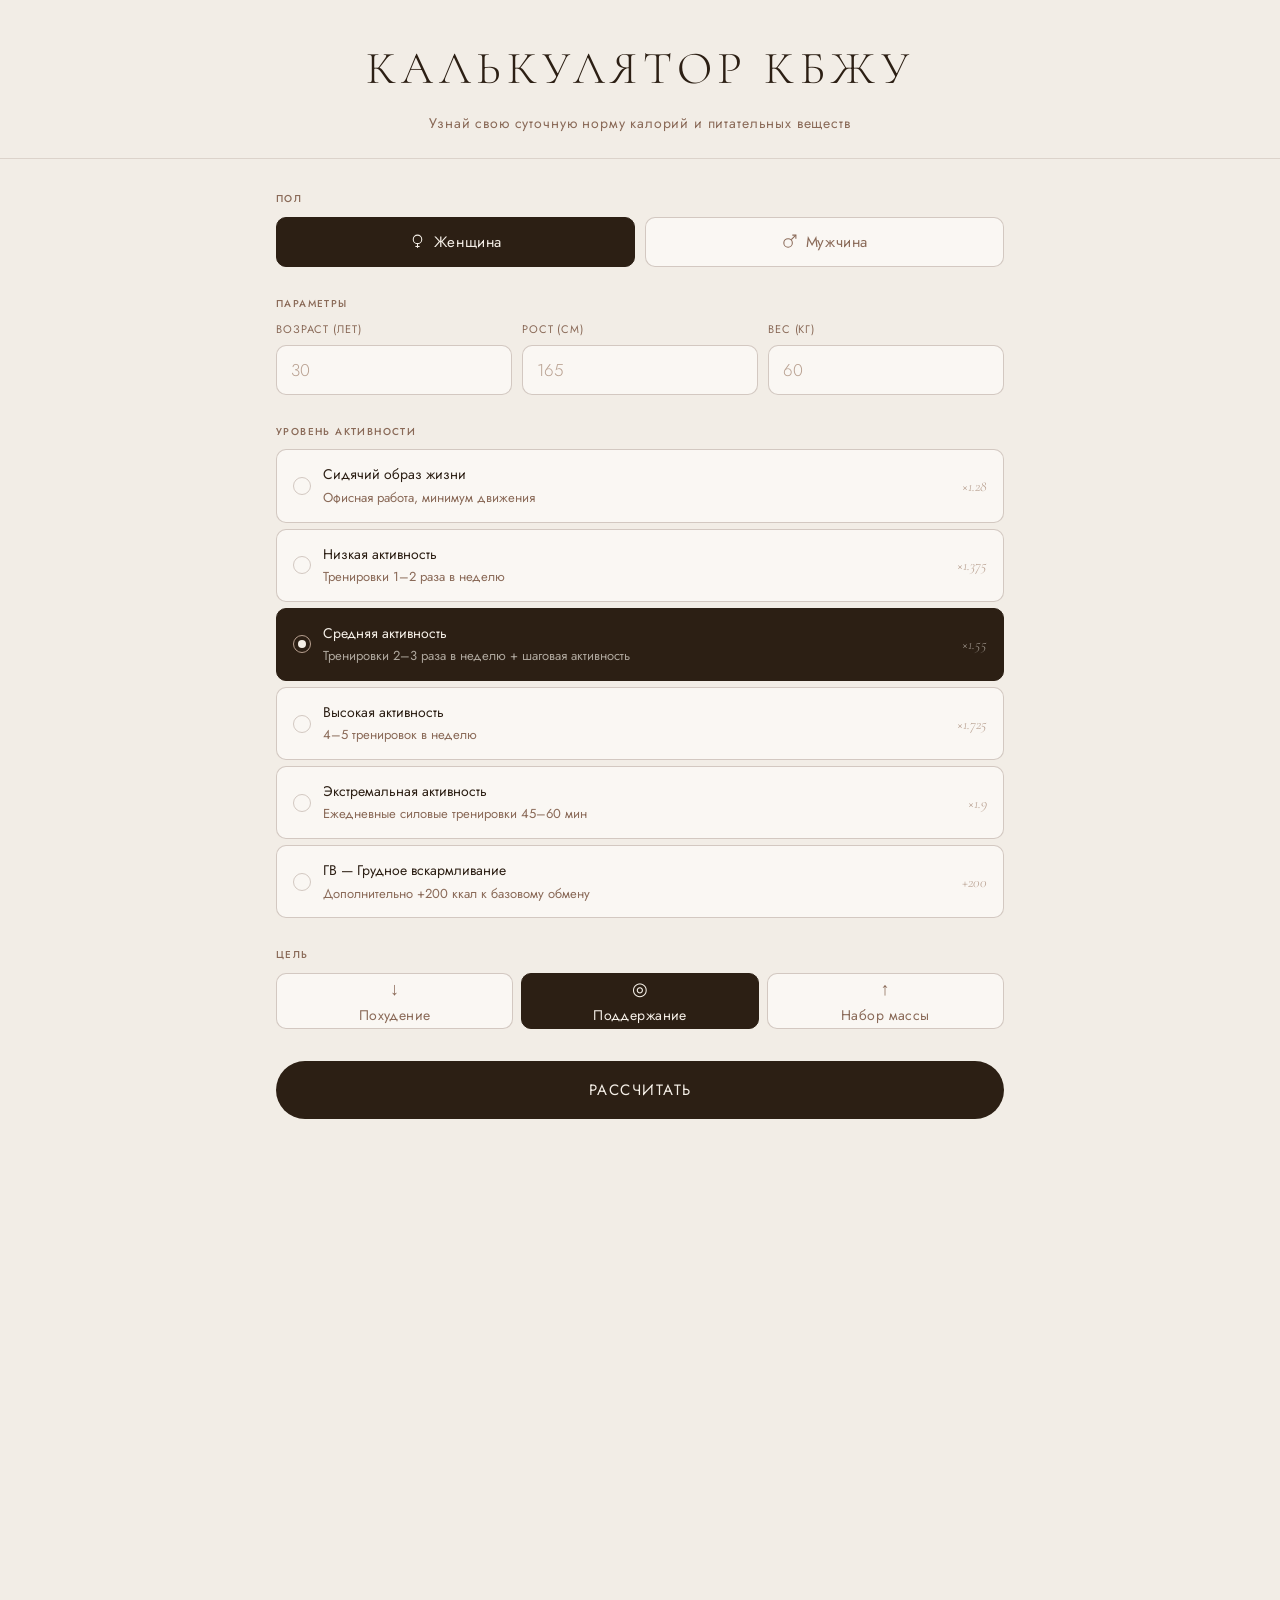
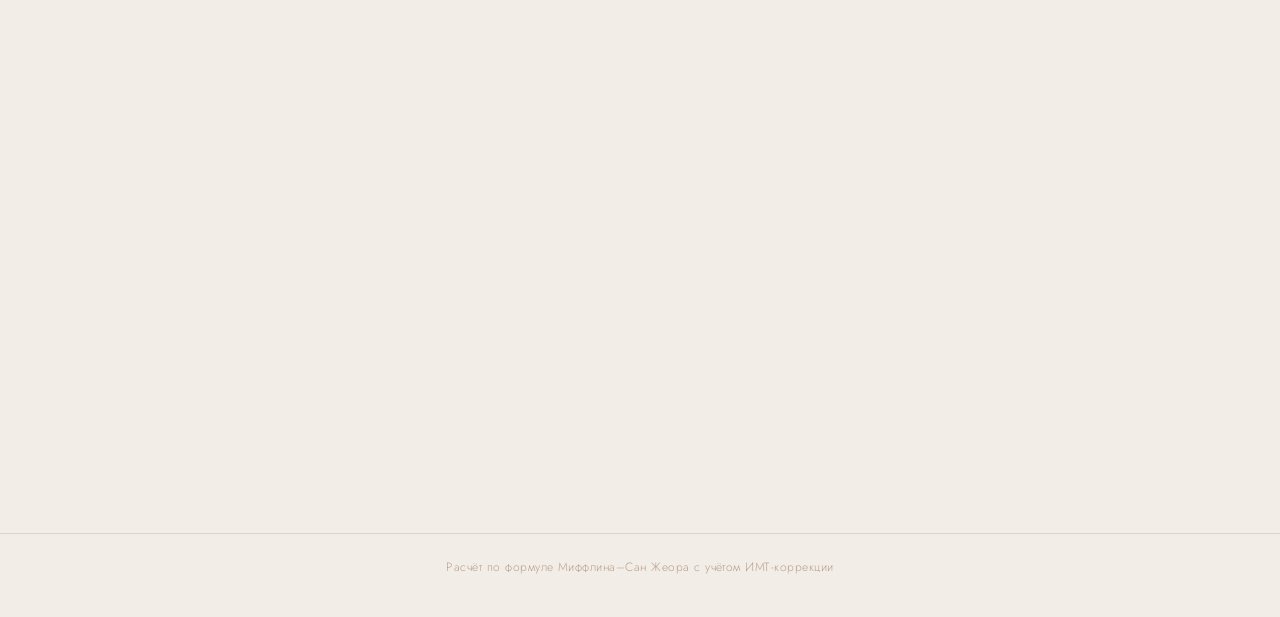
<file: index.html>
<!DOCTYPE html>
<html lang="ru">
<head>
<meta charset="UTF-8">
<meta name="viewport" content="width=device-width, initial-scale=1.0">
<title>Калькулятор КБЖУ</title>
<link rel="preconnect" href="https://fonts.googleapis.com">
<link rel="preconnect" href="https://fonts.gstatic.com" crossorigin>
<link href="https://fonts.googleapis.com/css2?family=Cormorant+Garamond:ital,wght@0,300;0,400;0,500;1,300;1,400&family=Jost:wght@300;400;500&display=swap" rel="stylesheet">
<style>
  *, *::before, *::after { box-sizing: border-box; margin: 0; padding: 0; }

  :root {
    --bg:        #F2EDE6;
    --bg2:       #EDE6DC;
    --card:      #FAF7F3;
    --card2:     #F5EFE7;
    --dark:      #2C1F14;
    --brown:     #5C3D2E;
    --mid:       #8A6A58;
    --light:     #B8A090;
    --border:    rgba(92,61,46,.15);
    --border2:   rgba(92,61,46,.25);
    --radius:    18px;
    --radius-sm: 10px;
  }

  html { scroll-behavior: smooth; }

  body {
    font-family: 'Jost', sans-serif;
    background: var(--bg);
    color: var(--dark);
    min-height: 100vh;
    font-weight: 300;
    line-height: 1.6;
  }

  /* ── HEADER ─────────────────────────────── */
  .site-header {
    padding: 2rem 1.5rem 1.5rem;
    text-align: center;
    border-bottom: 1px solid var(--border);
    background: var(--bg);
  }
  .site-header .logo {
    font-family: 'Cormorant Garamond', serif;
    font-size: clamp(26px, 7vw, 46px);
    font-weight: 300;
    letter-spacing: .12em;
    color: var(--dark);
    text-transform: uppercase;
  }
  .site-header .tagline {
    font-size: clamp(12px, 3vw, 14px);
    letter-spacing: .06em;
    color: var(--mid);
    margin-top: .4rem;
    font-weight: 400;
  }

  /* ── LAYOUT ──────────────────────────────── */
  .page {
    max-width: 760px;
    margin: 0 auto;
    padding: 2rem 1rem 4rem;
  }

  .section-label {
    font-size: 10px;
    font-weight: 500;
    letter-spacing: .14em;
    text-transform: uppercase;
    color: var(--mid);
    margin-bottom: .6rem;
    margin-top: 1.8rem;
  }
  .section-label:first-child { margin-top: 0; }

  /* ── GENDER TOGGLE ───────────────────────── */
  .gender-wrap { display: flex; gap: 10px; }
  .gender-btn {
    flex: 1;
    height: 50px;
    border: 1px solid var(--border2);
    border-radius: var(--radius-sm);
    background: var(--card);
    color: var(--mid);
    font-family: 'Jost', sans-serif;
    font-size: 15px;
    font-weight: 400;
    letter-spacing: .04em;
    cursor: pointer;
    transition: all .2s;
    display: flex; align-items: center; justify-content: center; gap: 8px;
  }
  .gender-btn:hover { background: var(--card2); color: var(--brown); }
  .gender-btn.active { background: var(--dark); border-color: var(--dark); color: #F5EFE7; }
  .gender-btn svg { width: 17px; height: 17px; flex-shrink: 0; }

  /* ── INPUTS ──────────────────────────────── */
  .input-grid {
    display: grid;
    grid-template-columns: repeat(3, 1fr);
    gap: 10px;
  }
  @media (max-width: 460px) {
    .input-grid { grid-template-columns: 1fr 1fr; }
    .input-grid .field:last-child { grid-column: 1 / -1; }
  }
  .field label {
    display: block;
    font-size: 11px;
    letter-spacing: .08em;
    text-transform: uppercase;
    color: var(--mid);
    margin-bottom: 6px;
    font-weight: 400;
  }
  .field input {
    width: 100%;
    height: 50px;
    padding: 0 14px;
    border: 1px solid var(--border2);
    border-radius: var(--radius-sm);
    background: var(--card);
    color: var(--dark);
    font-family: 'Jost', sans-serif;
    font-size: 17px;
    font-weight: 300;
    outline: none;
    transition: border-color .2s, background .2s;
    -moz-appearance: textfield;
  }
  .field input::-webkit-inner-spin-button,
  .field input::-webkit-outer-spin-button { -webkit-appearance: none; }
  .field input::placeholder { color: var(--light); }
  .field input:focus { border-color: var(--brown); background: var(--card2); }
  .field input.err { border-color: #c0604a; background: #fdf3f1; }

  /* ── ACTIVITY ────────────────────────────── */
  .act-list { display: flex; flex-direction: column; gap: 6px; }
  .act-item {
    display: flex; align-items: center; gap: 12px;
    padding: 13px 16px;
    border: 1px solid var(--border2);
    border-radius: var(--radius-sm);
    background: var(--card);
    cursor: pointer;
    transition: all .18s;
  }
  .act-item:hover { background: var(--card2); border-color: var(--brown); }
  .act-item.active { background: var(--dark); border-color: var(--dark); }
  .act-radio {
    width: 18px; height: 18px; border-radius: 50%;
    border: 1.5px solid var(--border2);
    flex-shrink: 0;
    transition: all .18s;
    display: flex; align-items: center; justify-content: center;
  }
  .act-item.active .act-radio { border-color: var(--light); }
  .act-item.active .act-radio::after {
    content: ''; display: block;
    width: 8px; height: 8px;
    border-radius: 50%; background: #F5EFE7;
  }
  .act-text { flex: 1; min-width: 0; }
  .act-name { font-size: 14px; font-weight: 400; color: var(--dark); transition: color .18s; }
  .act-item.active .act-name { color: #F5EFE7; }
  .act-desc { font-size: 13px; font-weight: 400; color: var(--mid); margin-top: 2px; transition: color .18s; }
  .act-item.active .act-desc { color: rgba(245,239,231,.65); }
  .act-coef {
    font-family: 'Cormorant Garamond', serif;
    font-size: 15px; font-style: italic;
    color: var(--light); flex-shrink: 0; transition: color .18s;
  }
  .act-item.active .act-coef { color: rgba(245,239,231,.55); }
  .act-item.hidden-gv {
    display: none;
  }

  /* ── GOAL ────────────────────────────────── */
  .goal-wrap { display: grid; grid-template-columns: repeat(3, 1fr); gap: 8px; }
  .goal-btn {
    height: 56px;
    border: 1px solid var(--border2);
    border-radius: var(--radius-sm);
    background: var(--card);
    color: var(--mid);
    font-family: 'Jost', sans-serif;
    font-size: 14px; font-weight: 400;
    letter-spacing: .03em;
    cursor: pointer; transition: all .2s;
    display: flex; flex-direction: column;
    align-items: center; justify-content: center;
    gap: 3px; text-align: center;
  }
  .goal-btn:hover { background: var(--card2); color: var(--brown); }
  .goal-btn.active { background: var(--dark); border-color: var(--dark); color: #F5EFE7; }
  .goal-icon { font-size: 18px; }

  /* ── CALC BUTTON ─────────────────────────── */
  .btn-calc {
    width: 100%; height: 58px; margin-top: 2rem;
    border: none; border-radius: 40px;
    background: var(--dark); color: #F5EFE7;
    font-family: 'Jost', sans-serif;
    font-size: 15px; font-weight: 400;
    letter-spacing: .1em; text-transform: uppercase;
    cursor: pointer; transition: all .2s;
  }
  .btn-calc:hover { background: var(--brown); transform: translateY(-1px); }
  .btn-calc:active { transform: scale(.99); }

  /* ── ERROR ───────────────────────────────── */
  .err-msg {
    display: none; margin-top: .75rem;
    padding: 10px 14px; border-radius: var(--radius-sm);
    background: #fdf3f1; border: 1px solid #e8b5aa;
    font-size: 13px; color: #a04030; letter-spacing: .02em;
  }
  .err-msg.show { display: block; }

  /* ── DIVIDER ─────────────────────────────── */
  .divider {
    display: flex; align-items: center; gap: 1rem;
    margin: 2.5rem 0 1.5rem;
    opacity: 0; transition: opacity .4s .1s;
  }
  .divider.show { opacity: 1; }
  .divider::before, .divider::after {
    content: ''; flex: 1; height: 1px; background: var(--border2);
  }
  .divider span {
    font-family: 'Cormorant Garamond', serif;
    font-size: 13px; font-style: italic;
    color: var(--light); white-space: nowrap; letter-spacing: .05em;
  }

  /* ── RESULTS ─────────────────────────────── */
  .results {
    opacity: 0; transform: translateY(16px);
    transition: opacity .45s, transform .45s;
    pointer-events: none;
  }
  .results.show { opacity: 1; transform: translateY(0); pointer-events: auto; }

  /* Calorie card */
  .kcal-card {
    background: var(--dark); border-radius: var(--radius);
    padding: 2rem 1.5rem 1.75rem; text-align: center;
    margin-bottom: 1rem;
  }
  .kcal-label {
    font-size: 11px; letter-spacing: .14em; text-transform: uppercase;
    color: rgba(245,239,231,.45); font-weight: 400;
  }
  .kcal-val {
    font-family: 'Cormorant Garamond', serif;
    font-size: clamp(60px, 18vw, 90px);
    font-weight: 300; color: #F5EFE7;
    line-height: 1; margin: .3rem 0 .2rem;
  }
  .kcal-unit { font-size: 14px; color: rgba(245,239,231,.55); letter-spacing: .08em; }

  /* ── MACRO CARDS ─────────────────────────── */
  .macro-grid {
    display: grid;
    grid-template-columns: repeat(3, 1fr);
    gap: 8px; margin-bottom: 1rem;
  }
  /* On very small phones stack as 1 row of 3 is fine, but if super narrow → 1 col each */
  @media (max-width: 360px) {
    .macro-grid { grid-template-columns: 1fr; }
  }

  .mc {
    background: var(--card);
    border: 1px solid var(--border);
    border-radius: var(--radius);
    padding: 1.4rem 1rem 1.2rem;
    text-align: center;
    position: relative; overflow: hidden;
  }
  .mc::before {
    content: ''; position: absolute;
    top: 0; left: 0; right: 0; height: 3px;
  }
  .mc.prot::before { background: #8BAF8A; }
  .mc.fat::before  { background: #C4956B; }
  .mc.carb::before { background: #8A9FAF; }

  .mc-icon { font-size: 22px; margin-bottom: .4rem; }

  .mc-lbl {
    font-size: 10px; text-transform: uppercase;
    letter-spacing: .1em; color: var(--mid); font-weight: 400;
  }

  /* Big gram number — the focus element */
  .mc-val {
    font-family: 'Cormorant Garamond', serif;
    font-size: clamp(42px, 10vw, 56px);
    font-weight: 400;
    line-height: 1; margin: .2rem 0 0;
  }
  .mc.prot .mc-val { color: #3D6B3B; }
  .mc.fat  .mc-val { color: #7A4420; }
  .mc.carb .mc-val { color: #2A4E66; }

  /* gram label below number */
  .mc-gram {
    font-size: 13px; font-weight: 400;
    letter-spacing: .04em;
    margin-top: 1px;
  }
  .mc.prot .mc-gram { color: #8BAF8A; }
  .mc.fat  .mc-gram { color: #C4956B; }
  .mc.carb .mc-gram { color: #8A9FAF; }

  /* percent badge */
  .mc-pct {
    display: inline-block;
    margin-top: .5rem;
    font-size: 11px; font-weight: 400;
    letter-spacing: .06em;
    padding: 3px 10px; border-radius: 20px;
  }
  .mc.prot .mc-pct { background: #EBF3EA; color: #3D6B3B; }
  .mc.fat  .mc-pct { background: #F8EDE3; color: #7A4420; }
  .mc.carb .mc-pct { background: #E3EBF3; color: #2A4E66; }

  /* ── BMI CARD ────────────────────────────── */
  .bmi-card {
    background: var(--card); border: 1px solid var(--border);
    border-radius: var(--radius);
    padding: 1.4rem 1.5rem;
    display: flex; align-items: center;
    justify-content: space-between;
    gap: 1rem; margin-bottom: 1rem; flex-wrap: wrap;
  }
  .bmi-lbl {
    font-size: 10px; text-transform: uppercase;
    letter-spacing: .1em; color: var(--mid); font-weight: 400;
    margin-bottom: .2rem;
  }
  .bmi-num {
    font-family: 'Cormorant Garamond', serif;
    font-size: clamp(44px, 11vw, 56px);
    font-weight: 400; color: var(--dark); line-height: 1;
  }
  .bmi-unit { font-size: 12px; color: var(--light); margin-top: 2px; }
  .bmi-badge {
    padding: 8px 20px; border-radius: 30px;
    font-size: 14px; font-weight: 400; letter-spacing: .02em;
  }
  .bmi-badge.normal { background: #EBF1E8; color: #375535; border: 1px solid #BDD6B9; }
  .bmi-badge.under  { background: #FDF5E8; color: #6B4B1A; border: 1px solid #E8D0A0; }
  .bmi-badge.over1  { background: #FDF5E8; color: #6B4B1A; border: 1px solid #E8D0A0; }
  .bmi-badge.over2  { background: #FBF0EC; color: #7A3520; border: 1px solid #E8C0B0; }
  .bmi-badge.over3  { background: #FAE8E8; color: #7A2020; border: 1px solid #E0B0B0; }
  .bmi-badge.obese3 { background: #FAE8E8; color: #7A2020; border: 1px solid #E0B0B0; }

  /* ── BARS CARD ───────────────────────────── */
  .bars-card {
    background: var(--card); border: 1px solid var(--border);
    border-radius: var(--radius); padding: 1.4rem 1.5rem;
  }
  .bars-title {
    font-size: 10px; text-transform: uppercase;
    letter-spacing: .12em; color: var(--mid); font-weight: 400;
    margin-bottom: 1.25rem;
  }
  .bar-row { margin-bottom: 1.1rem; }
  .bar-row:last-child { margin-bottom: 0; }
  .bar-top {
    display: flex; justify-content: space-between;
    align-items: baseline;
    margin-bottom: 7px;
  }
  .bar-name {
    font-size: 13px; color: var(--mid); font-weight: 400;
    letter-spacing: .02em;
  }
  /* Big gram value next to bar */
  .bar-grams {
    font-family: 'Cormorant Garamond', serif;
    font-size: 26px; font-weight: 400; line-height: 1;
  }
  .bar-row.br-p .bar-grams { color: #3D6B3B; }
  .bar-row.br-f .bar-grams { color: #7A4420; }
  .bar-row.br-c .bar-grams { color: #2A4E66; }
  .bar-gram-unit {
    font-size: 12px; font-weight: 400;
    margin-left: 2px; vertical-align: 1px;
  }
  .bar-row.br-p .bar-gram-unit { color: #8BAF8A; }
  .bar-row.br-f .bar-gram-unit { color: #C4956B; }
  .bar-row.br-c .bar-gram-unit { color: #8A9FAF; }

  .bar-track {
    height: 8px; background: var(--bg2);
    border-radius: 4px; overflow: hidden;
  }
  .bar-fill {
    height: 100%; border-radius: 4px;
    transition: width .7s cubic-bezier(.4,0,.2,1);
  }
  .bp { background: #8BAF8A; }
  .bf { background: #C4956B; }
  .bc { background: #8A9FAF; }

  /* ── FOOTER ──────────────────────────────── */
  .site-footer {
    text-align: center; padding: 1.5rem 1rem 2.5rem;
    border-top: 1px solid var(--border); margin-top: 1rem;
  }
  .site-footer p { font-size: 12px; color: var(--light); letter-spacing: .04em; }

  /* ── ANIMATIONS ──────────────────────────── */
  @keyframes fadeUp {
    from { opacity: 0; transform: translateY(10px); }
    to   { opacity: 1; transform: translateY(0); }
  }
  .results.show .kcal-card  { animation: fadeUp .4s ease both; }
  .results.show .macro-grid { animation: fadeUp .4s .1s ease both; }
  .results.show .bmi-card   { animation: fadeUp .4s .18s ease both; }
  .results.show .bars-card  { animation: fadeUp .4s .26s ease both; }

  /* ── MOBILE TWEAKS ───────────────────────── */
  @media (max-width: 520px) {
    .page { padding: 1.5rem .75rem 3rem; }
    .act-item { padding: 11px 12px; gap: 10px; }
    .act-coef { display: none; }
    .bmi-card { flex-direction: column; align-items: flex-start; gap: .75rem; }
    .bars-card { padding: 1.25rem 1rem; }
    .kcal-card { padding: 1.75rem 1rem; }
    .macro-grid { gap: 6px; }
  }
</style>
</head>
<body>

<header class="site-header">
  <div class="logo">Калькулятор КБЖУ</div>
  <div class="tagline">Узнай свою суточную норму калорий и питательных веществ</div>
</header>

<main class="page">

  <div class="section-label">Пол</div>
  <div class="gender-wrap" id="gender-group">
    <button class="gender-btn active" data-val="female" type="button">
      <svg viewBox="0 0 24 24" fill="none" stroke="currentColor" stroke-width="1.5">
        <circle cx="12" cy="9" r="6"/><line x1="12" y1="15" x2="12" y2="21"/><line x1="9" y1="19" x2="15" y2="19"/>
      </svg>
      Женщина
    </button>
    <button class="gender-btn" data-val="male" type="button">
      <svg viewBox="0 0 24 24" fill="none" stroke="currentColor" stroke-width="1.5">
        <circle cx="10" cy="14" r="6"/><line x1="14.5" y1="9.5" x2="21" y2="3"/><polyline points="16 3 21 3 21 8"/>
      </svg>
      Мужчина
    </button>
  </div>

  <div class="section-label">Параметры</div>
  <div class="input-grid">
    <div class="field"><label>Возраст (лет)</label><input type="number" id="age" min="10" max="120" placeholder="30"></div>
    <div class="field"><label>Рост (см)</label><input type="number" id="height" min="100" max="250" placeholder="165"></div>
    <div class="field"><label>Вес (кг)</label><input type="number" id="weight" min="30" max="300" placeholder="60"></div>
  </div>

  <div class="section-label">Уровень активности</div>
  <div class="act-list" id="act-group">
    <div class="act-item" data-val="1.28">
      <div class="act-radio"></div>
      <div class="act-text"><div class="act-name">Сидячий образ жизни</div><div class="act-desc">Офисная работа, минимум движения</div></div>
      <div class="act-coef">×1.28</div>
    </div>
    <div class="act-item" data-val="1.375">
      <div class="act-radio"></div>
      <div class="act-text"><div class="act-name">Низкая активность</div><div class="act-desc">Тренировки 1–2 раза в неделю</div></div>
      <div class="act-coef">×1.375</div>
    </div>
    <div class="act-item active" data-val="1.55">
      <div class="act-radio"></div>
      <div class="act-text"><div class="act-name">Средняя активность</div><div class="act-desc">Тренировки 2–3 раза в неделю + шаговая активность</div></div>
      <div class="act-coef">×1.55</div>
    </div>
    <div class="act-item" data-val="1.725">
      <div class="act-radio"></div>
      <div class="act-text"><div class="act-name">Высокая активность</div><div class="act-desc">4–5 тренировок в неделю</div></div>
      <div class="act-coef">×1.725</div>
    </div>
    <div class="act-item" data-val="1.9">
      <div class="act-radio"></div>
      <div class="act-text"><div class="act-name">Экстремальная активность</div><div class="act-desc">Ежедневные силовые тренировки 45–60 мин</div></div>
      <div class="act-coef">×1.9</div>
    </div>
    <div class="act-item" data-val="gv" id="act-gv">
      <div class="act-radio"></div>
      <div class="act-text"><div class="act-name">ГВ — Грудное вскармливание</div><div class="act-desc">Дополнительно +200 ккал к базовому обмену</div></div>
      <div class="act-coef">+200</div>
    </div>
  </div>

  <div class="section-label">Цель</div>
  <div class="goal-wrap" id="goal-group">
    <button class="goal-btn" data-val="loss" type="button"><span class="goal-icon">↓</span>Похудение</button>
    <button class="goal-btn active" data-val="maintain" type="button"><span class="goal-icon">◎</span>Поддержание</button>
    <button class="goal-btn" data-val="gain" type="button"><span class="goal-icon">↑</span>Набор массы</button>
  </div>

  <div class="err-msg" id="err-msg"></div>
  <button class="btn-calc" type="button" onclick="calculate()">Рассчитать</button>

  <div class="divider" id="divider"><span>Ваши результаты</span></div>

  <div class="results" id="results">

    <div class="kcal-card">
      <div class="kcal-label">Суточная норма калорий</div>
      <div class="kcal-val" id="r-kcal">—</div>
      <div class="kcal-unit">ккал / день</div>
    </div>

    <div class="macro-grid">
      <div class="mc prot">
        <div class="mc-icon">🥩</div>
        <div class="mc-lbl">Белки</div>
        <div class="mc-val" id="r-prot">—</div>
        <div class="mc-gram">граммов</div>
        <div class="mc-pct">30%</div>
      </div>
      <div class="mc fat">
        <div class="mc-icon">🥑</div>
        <div class="mc-lbl">Жиры</div>
        <div class="mc-val" id="r-fat">—</div>
        <div class="mc-gram">граммов</div>
        <div class="mc-pct">30%</div>
      </div>
      <div class="mc carb">
        <div class="mc-icon">🌾</div>
        <div class="mc-lbl">Углеводы</div>
        <div class="mc-val" id="r-carb">—</div>
        <div class="mc-gram">граммов</div>
        <div class="mc-pct">40%</div>
      </div>
    </div>

    <div class="bmi-card">
      <div>
        <div class="bmi-lbl">Индекс массы тела (ИМТ)</div>
        <div class="bmi-num" id="r-bmi">—</div>
        <div class="bmi-unit">кг / м²</div>
      </div>
      <div class="bmi-badge" id="r-bmicat"></div>
    </div>

    <div class="bars-card">
      <div class="bars-title">Распределение нутриентов</div>

      <div class="bar-row br-p">
        <div class="bar-top">
          <span class="bar-name">Белки — 30%</span>
          <span class="bar-grams" id="b-prot">—<span class="bar-gram-unit">г</span></span>
        </div>
        <div class="bar-track"><div class="bar-fill bp" id="bar-p" style="width:0%"></div></div>
      </div>

      <div class="bar-row br-f">
        <div class="bar-top">
          <span class="bar-name">Жиры — 30%</span>
          <span class="bar-grams" id="b-fat">—<span class="bar-gram-unit">г</span></span>
        </div>
        <div class="bar-track"><div class="bar-fill bf" id="bar-f" style="width:0%"></div></div>
      </div>

      <div class="bar-row br-c">
        <div class="bar-top">
          <span class="bar-name">Углеводы — 40%</span>
          <span class="bar-grams" id="b-carb">—<span class="bar-gram-unit">г</span></span>
        </div>
        <div class="bar-track"><div class="bar-fill bc" id="bar-c" style="width:0%"></div></div>
      </div>
    </div>

  </div>
</main>

<footer class="site-footer">
  <p>Расчёт по формуле Миффлина–Сан Жеора с учётом ИМТ-коррекции</p>
</footer>

<script>
  document.getElementById('gender-group').addEventListener('click', e => {
    const btn = e.target.closest('.gender-btn'); if (!btn) return;
    document.querySelectorAll('.gender-btn').forEach(b => b.classList.remove('active'));
    btn.classList.add('active');
    const gvItem = document.getElementById('act-gv');
    if (btn.dataset.val === 'male') {
      gvItem.classList.add('hidden-gv');
      // if GV was selected, deselect it and pick the default
      if (gvItem.classList.contains('active')) {
        gvItem.classList.remove('active');
        document.querySelector('.act-item[data-val="1.55"]').classList.add('active');
      }
    } else {
      gvItem.classList.remove('hidden-gv');
    }
  });
  document.getElementById('act-group').addEventListener('click', e => {
    const item = e.target.closest('.act-item'); if (!item) return;
    document.querySelectorAll('.act-item').forEach(b => b.classList.remove('active'));
    item.classList.add('active');
  });
  document.getElementById('goal-group').addEventListener('click', e => {
    const btn = e.target.closest('.goal-btn'); if (!btn) return;
    document.querySelectorAll('.goal-btn').forEach(b => b.classList.remove('active'));
    btn.classList.add('active');
  });

  function getSelected(id) { const a = document.querySelector('#'+id+' .active'); return a ? a.dataset.val : null; }
  function numVal(id) { return parseFloat(document.getElementById(id).value) || 0; }
  function setErr(msg) { const el = document.getElementById('err-msg'); el.textContent = msg; el.classList.toggle('show', !!msg); }
  function markErr(id, bad) { document.getElementById(id).classList.toggle('err', bad); }

  function calculate() {
    const gender = getSelected('gender-group');
    const act    = getSelected('act-group');
    const goal   = getSelected('goal-group');
    const age = numVal('age'), h = numVal('height'), w = numVal('weight');

    const ageErr = !age || age < 10 || age > 120;
    const hErr   = !h   || h < 100  || h > 250;
    const wErr   = !w   || w < 30   || w > 300;
    markErr('age', ageErr); markErr('height', hErr); markErr('weight', wErr);
    if (ageErr || hErr || wErr) { setErr('Проверьте данные: возраст 10–120, рост 100–250 см, вес 30–300 кг'); return; }
    if (!act) { setErr('Выберите уровень активности'); return; }
    setErr('');

    let bmr = gender === 'female'
      ? (10*w) + (6.25*h) - (5*age) - 150
      : (10*w) + (6.25*h) - (5*age) + 50;

    let cal = act === 'gv' ? bmr + 200 : bmr * parseFloat(act);
    if (goal === 'loss') cal *= 0.85;
    else if (goal === 'gain') cal *= 1.15;

    const bmi  = w / Math.pow(h/100, 2);
    const bmiR = Math.round(bmi);
    let coef = 1;
    if      (bmiR > 24) coef = Math.max(0.85, 1 - (bmiR - 24) * 0.01);
    else if (bmiR < 18) coef = Math.max(0.85, 1 - (18 - bmiR) * 0.015);

    const final = Math.round(cal * coef);
    const prot  = Math.round(final * 0.30 / 4);
    const fat   = Math.round(final * 0.30 / 9);
    const carb  = Math.round(final * 0.40 / 4);

    let catText, catClass;
    if      (bmiR < 18.5) { catText = 'Дефицит массы';       catClass = 'under'; }
    else if (bmiR < 25)   { catText = 'Норма';                catClass = 'normal'; }
    else if (bmiR < 30)   { catText = 'Избыточная масса';     catClass = 'over1'; }
    else if (bmiR < 35)   { catText = 'Ожирение I степени';   catClass = 'over2'; }
    else if (bmiR < 40)   { catText = 'Ожирение II степени';  catClass = 'over3'; }
    else                  { catText = 'Ожирение III степени';  catClass = 'obese3'; }

    document.getElementById('r-kcal').textContent = final.toLocaleString('ru');
    document.getElementById('r-prot').textContent = prot;
    document.getElementById('r-fat').textContent  = fat;
    document.getElementById('r-carb').textContent = carb;
    document.getElementById('r-bmi').textContent  = bmiR;
    const badge = document.getElementById('r-bmicat');
    badge.textContent = catText; badge.className = 'bmi-badge ' + catClass;

    // bars with gram spans
    document.getElementById('b-prot').innerHTML = prot + '<span class="bar-gram-unit">г</span>';
    document.getElementById('b-fat').innerHTML  = fat  + '<span class="bar-gram-unit">г</span>';
    document.getElementById('b-carb').innerHTML = carb + '<span class="bar-gram-unit">г</span>';

    document.getElementById('bar-p').style.width = '0%';
    document.getElementById('bar-f').style.width = '0%';
    document.getElementById('bar-c').style.width = '0%';

    const results = document.getElementById('results');
    const divider = document.getElementById('divider');
    results.classList.remove('show'); divider.classList.remove('show');

    requestAnimationFrame(() => requestAnimationFrame(() => {
      results.classList.add('show'); divider.classList.add('show');
      setTimeout(() => {
        document.getElementById('bar-p').style.width = '30%';
        document.getElementById('bar-f').style.width = '30%';
        document.getElementById('bar-c').style.width = '40%';
      }, 200);
      results.scrollIntoView({ behavior: 'smooth', block: 'nearest' });
    }));
  }
</script>
</body>
</html>
</file>
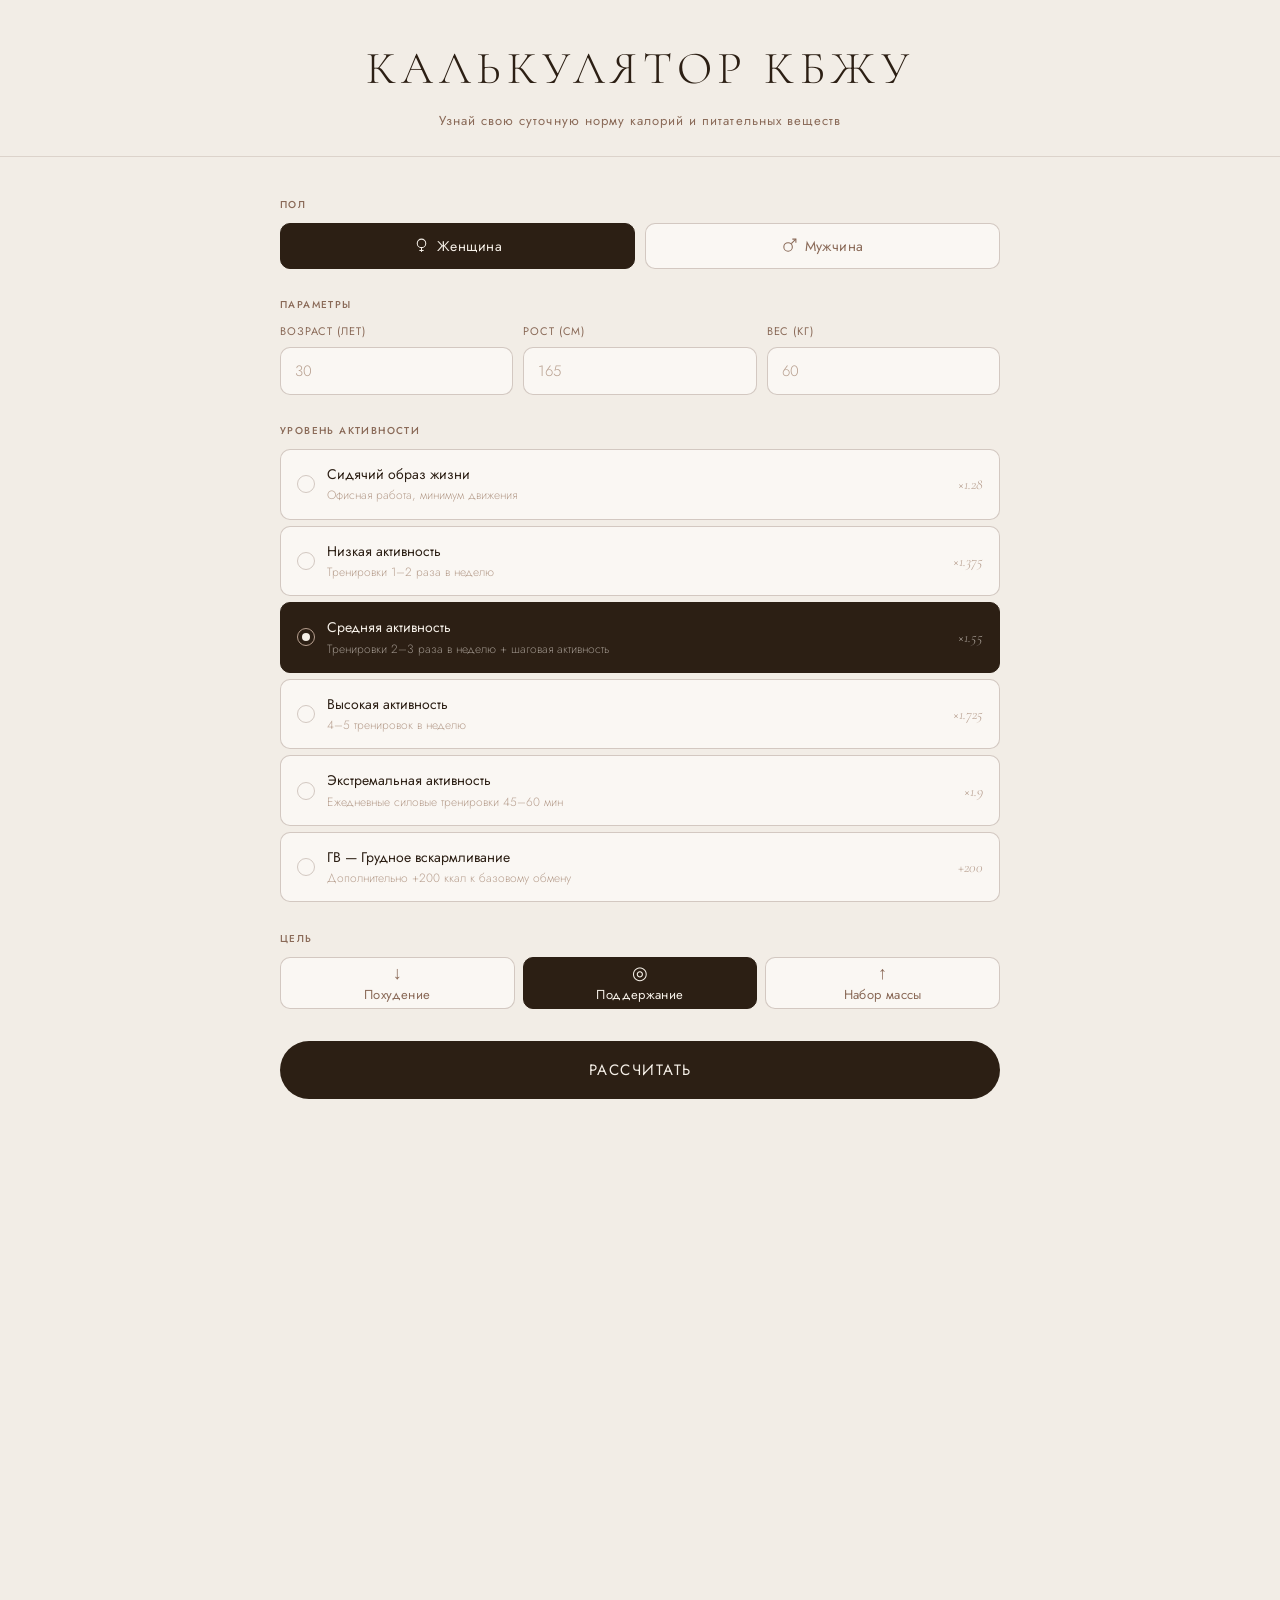
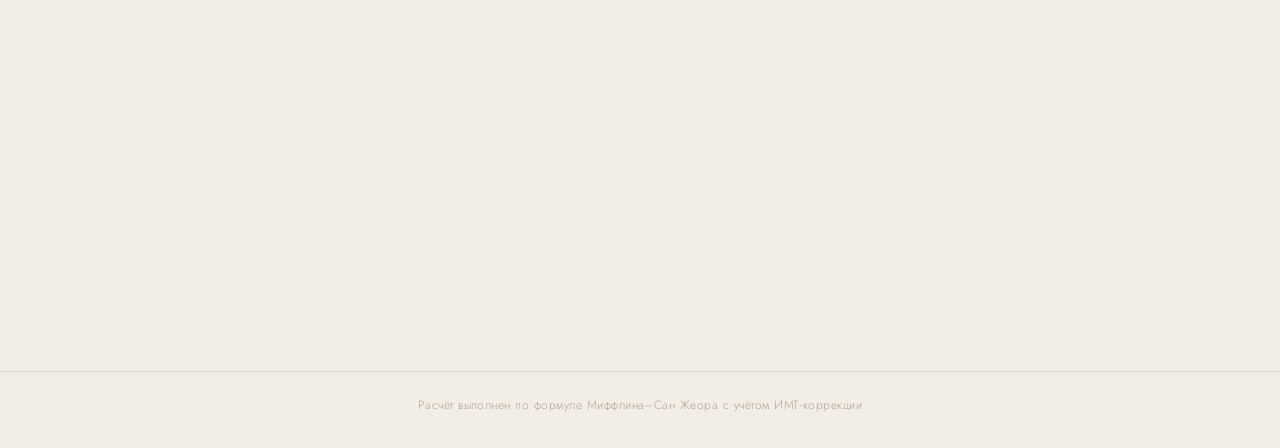
<file: kbzhu-calculator.html>
<!DOCTYPE html>
<html lang="ru">
<head>
<meta charset="UTF-8">
<meta name="viewport" content="width=device-width, initial-scale=1.0">
<title>Калькулятор КБЖУ</title>
<link rel="preconnect" href="https://fonts.googleapis.com">
<link rel="preconnect" href="https://fonts.gstatic.com" crossorigin>
<link href="https://fonts.googleapis.com/css2?family=Cormorant+Garamond:ital,wght@0,300;0,400;0,500;1,300;1,400&family=Jost:wght@300;400;500&display=swap" rel="stylesheet">
<style>
  *, *::before, *::after { box-sizing: border-box; margin: 0; padding: 0; }

  :root {
    --bg:        #F2EDE6;
    --bg2:       #EDE6DC;
    --card:      #FAF7F3;
    --card2:     #F5EFE7;
    --dark:      #2C1F14;
    --brown:     #5C3D2E;
    --mid:       #8A6A58;
    --light:     #B8A090;
    --accent:    #3D2314;
    --border:    rgba(92,61,46,.15);
    --border2:   rgba(92,61,46,.25);
    --radius:    18px;
    --radius-sm: 10px;
  }

  html { scroll-behavior: smooth; }

  body {
    font-family: 'Jost', sans-serif;
    background: var(--bg);
    color: var(--dark);
    min-height: 100vh;
    font-weight: 300;
    line-height: 1.6;
  }

  /* ── HEADER ─────────────────────────────── */
  .site-header {
    padding: 2rem 2rem 1.5rem;
    text-align: center;
    border-bottom: 1px solid var(--border);
    background: var(--bg);
  }
  .site-header .logo {
    font-family: 'Cormorant Garamond', serif;
    font-size: clamp(28px, 6vw, 46px);
    font-weight: 300;
    letter-spacing: .12em;
    color: var(--dark);
    text-transform: uppercase;
  }
  .site-header .tagline {
    font-size: 13px;
    letter-spacing: .08em;
    color: var(--mid);
    margin-top: .35rem;
    font-weight: 400;
  }

  /* ── LAYOUT ──────────────────────────────── */
  .page {
    max-width: 760px;
    margin: 0 auto;
    padding: 2.5rem 1.25rem 4rem;
  }

  .section-label {
    font-size: 10px;
    font-weight: 500;
    letter-spacing: .14em;
    text-transform: uppercase;
    color: var(--mid);
    margin-bottom: .6rem;
    margin-top: 1.8rem;
  }
  .section-label:first-child { margin-top: 0; }

  /* ── GENDER TOGGLE ───────────────────────── */
  .gender-wrap {
    display: flex;
    gap: 10px;
  }
  .gender-btn {
    flex: 1;
    height: 46px;
    border: 1px solid var(--border2);
    border-radius: var(--radius-sm);
    background: var(--card);
    color: var(--mid);
    font-family: 'Jost', sans-serif;
    font-size: 14px;
    font-weight: 400;
    letter-spacing: .04em;
    cursor: pointer;
    transition: all .2s;
    display: flex; align-items: center; justify-content: center; gap: 7px;
  }
  .gender-btn:hover { background: var(--card2); color: var(--brown); }
  .gender-btn.active {
    background: var(--dark);
    border-color: var(--dark);
    color: #F5EFE7;
  }
  .gender-btn svg { width: 17px; height: 17px; }

  /* ── INPUT GRID ──────────────────────────── */
  .input-grid {
    display: grid;
    grid-template-columns: repeat(3, 1fr);
    gap: 10px;
  }
  @media (max-width: 480px) {
    .input-grid { grid-template-columns: 1fr 1fr; }
    .input-grid .field:last-child { grid-column: 1 / -1; }
  }
  .field label {
    display: block;
    font-size: 11px;
    letter-spacing: .08em;
    text-transform: uppercase;
    color: var(--mid);
    margin-bottom: 6px;
    font-weight: 400;
  }
  .field input {
    width: 100%;
    height: 48px;
    padding: 0 14px;
    border: 1px solid var(--border2);
    border-radius: var(--radius-sm);
    background: var(--card);
    color: var(--dark);
    font-family: 'Jost', sans-serif;
    font-size: 16px;
    font-weight: 300;
    outline: none;
    transition: border-color .2s, background .2s;
    -moz-appearance: textfield;
  }
  .field input::-webkit-inner-spin-button,
  .field input::-webkit-outer-spin-button { -webkit-appearance: none; }
  .field input::placeholder { color: var(--light); font-size: 15px; }
  .field input:focus {
    border-color: var(--brown);
    background: var(--card2);
  }
  .field input.err { border-color: #c0604a; background: #fdf3f1; }

  /* ── ACTIVITY LIST ───────────────────────── */
  .act-list { display: flex; flex-direction: column; gap: 6px; }
  .act-item {
    display: flex; align-items: center; gap: 12px;
    padding: 13px 16px;
    border: 1px solid var(--border2);
    border-radius: var(--radius-sm);
    background: var(--card);
    cursor: pointer;
    transition: all .18s;
  }
  .act-item:hover { background: var(--card2); border-color: var(--brown); }
  .act-item.active {
    background: var(--dark);
    border-color: var(--dark);
  }
  .act-radio {
    width: 18px; height: 18px; border-radius: 50%;
    border: 1.5px solid var(--border2);
    flex-shrink: 0;
    transition: all .18s;
    display: flex; align-items: center; justify-content: center;
  }
  .act-item.active .act-radio {
    border-color: var(--light);
    background: transparent;
  }
  .act-item.active .act-radio::after {
    content: '';
    display: block;
    width: 8px; height: 8px;
    border-radius: 50%;
    background: #F5EFE7;
  }
  .act-text { flex: 1; }
  .act-name {
    font-size: 14px; font-weight: 400;
    color: var(--dark);
    transition: color .18s;
  }
  .act-item.active .act-name { color: #F5EFE7; }
  .act-desc {
    font-size: 12px; color: var(--light);
    margin-top: 1px;
    transition: color .18s;
  }
  .act-item.active .act-desc { color: rgba(245,239,231,.55); }
  .act-coef {
    font-family: 'Cormorant Garamond', serif;
    font-size: 15px;
    color: var(--light);
    font-style: italic;
    transition: color .18s;
  }
  .act-item.active .act-coef { color: rgba(245,239,231,.6); }

  /* ── GOAL TOGGLE ─────────────────────────── */
  .goal-wrap { display: grid; grid-template-columns: repeat(3, 1fr); gap: 8px; }
  .goal-btn {
    height: 52px;
    border: 1px solid var(--border2);
    border-radius: var(--radius-sm);
    background: var(--card);
    color: var(--mid);
    font-family: 'Jost', sans-serif;
    font-size: 13px;
    font-weight: 400;
    letter-spacing: .03em;
    cursor: pointer;
    transition: all .2s;
    display: flex; flex-direction: column; align-items: center; justify-content: center;
    gap: 3px;
    line-height: 1.2;
    text-align: center;
  }
  .goal-btn:hover { background: var(--card2); color: var(--brown); }
  .goal-btn.active {
    background: var(--dark);
    border-color: var(--dark);
    color: #F5EFE7;
  }
  .goal-icon { font-size: 18px; }

  /* ── CALCULATE BUTTON ────────────────────── */
  .btn-calc {
    width: 100%;
    height: 58px;
    margin-top: 2rem;
    border: none;
    border-radius: 40px;
    background: var(--dark);
    color: #F5EFE7;
    font-family: 'Jost', sans-serif;
    font-size: 15px;
    font-weight: 400;
    letter-spacing: .1em;
    text-transform: uppercase;
    cursor: pointer;
    transition: all .2s;
    position: relative;
    overflow: hidden;
  }
  .btn-calc:hover {
    background: var(--brown);
    transform: translateY(-1px);
  }
  .btn-calc:active { transform: translateY(0) scale(.99); }
  .btn-calc::after {
    content: '';
    position: absolute; inset: 0;
    background: rgba(255,255,255,.06);
    opacity: 0;
    transition: opacity .2s;
  }
  .btn-calc:hover::after { opacity: 1; }

  /* ── ERROR MSG ───────────────────────────── */
  .err-msg {
    display: none;
    margin-top: .75rem;
    padding: 10px 14px;
    border-radius: var(--radius-sm);
    background: #fdf3f1;
    border: 1px solid #e8b5aa;
    font-size: 13px;
    color: #a04030;
    letter-spacing: .02em;
  }
  .err-msg.show { display: block; }

  /* ── DIVIDER ─────────────────────────────── */
  .divider {
    display: flex; align-items: center; gap: 1rem;
    margin: 2.5rem 0 1.5rem;
    opacity: 0;
    transition: opacity .4s .1s;
  }
  .divider.show { opacity: 1; }
  .divider::before, .divider::after {
    content: ''; flex: 1; height: 1px; background: var(--border2);
  }
  .divider span {
    font-family: 'Cormorant Garamond', serif;
    font-size: 13px;
    font-style: italic;
    color: var(--light);
    white-space: nowrap;
    letter-spacing: .05em;
  }

  /* ── RESULTS ─────────────────────────────── */
  .results {
    opacity: 0;
    transform: translateY(16px);
    transition: opacity .45s, transform .45s;
    pointer-events: none;
  }
  .results.show {
    opacity: 1;
    transform: translateY(0);
    pointer-events: auto;
  }

  /* Main calorie card */
  .kcal-card {
    background: var(--dark);
    border-radius: var(--radius);
    padding: 2rem 2rem 1.75rem;
    text-align: center;
    margin-bottom: 1rem;
    position: relative;
    overflow: hidden;
  }
  .kcal-card::before {
    content: '';
    position: absolute;
    top: -30px; right: -30px;
    width: 160px; height: 160px;
    border-radius: 50%;
    background: rgba(255,255,255,.03);
  }
  .kcal-card::after {
    content: '';
    position: absolute;
    bottom: -40px; left: -20px;
    width: 120px; height: 120px;
    border-radius: 50%;
    background: rgba(255,255,255,.025);
  }
  .kcal-label {
    font-size: 10px;
    letter-spacing: .14em;
    text-transform: uppercase;
    color: rgba(245,239,231,.45);
    font-weight: 400;
  }
  .kcal-val {
    font-family: 'Cormorant Garamond', serif;
    font-size: clamp(52px, 14vw, 80px);
    font-weight: 300;
    color: #F5EFE7;
    line-height: 1;
    margin: .3rem 0 .2rem;
    letter-spacing: -.01em;
  }
  .kcal-unit {
    font-size: 13px;
    color: rgba(245,239,231,.55);
    letter-spacing: .08em;
  }

  /* Macro cards grid */
  .macro-grid {
    display: grid;
    grid-template-columns: repeat(3, 1fr);
    gap: 8px;
    margin-bottom: 1rem;
  }
  @media (max-width: 400px) {
    .macro-grid { grid-template-columns: 1fr 1fr; }
    .macro-grid .mc:nth-child(3) { grid-column: 1 / -1; }
  }
  .mc {
    background: var(--card);
    border: 1px solid var(--border);
    border-radius: var(--radius);
    padding: 1.25rem 1rem;
    text-align: center;
    position: relative;
    overflow: hidden;
  }
  .mc::before {
    content: '';
    position: absolute;
    top: 0; left: 0; right: 0;
    height: 3px;
    border-radius: 0 0 0 0;
  }
  .mc.prot::before { background: #8BAF8A; }
  .mc.fat::before  { background: #C4956B; }
  .mc.carb::before { background: #8A9FAF; }
  .mc-icon { font-size: 22px; margin-bottom: .35rem; }
  .mc-lbl {
    font-size: 10px;
    text-transform: uppercase;
    letter-spacing: .1em;
    color: var(--mid);
    font-weight: 400;
  }
  .mc-val {
    font-family: 'Cormorant Garamond', serif;
    font-size: 34px;
    font-weight: 300;
    line-height: 1.1;
    margin: .1rem 0 0;
  }
  .mc.prot .mc-val { color: #4A7048; }
  .mc.fat  .mc-val { color: #8C5530; }
  .mc.carb .mc-val { color: #3A5A70; }
  .mc-unit { font-size: 11px; color: var(--light); }

  /* BMI card */
  .bmi-card {
    background: var(--card);
    border: 1px solid var(--border);
    border-radius: var(--radius);
    padding: 1.25rem 1.5rem;
    display: flex;
    align-items: center;
    justify-content: space-between;
    gap: 1rem;
    margin-bottom: 1rem;
    flex-wrap: wrap;
  }
  .bmi-left .bmi-lbl {
    font-size: 10px;
    text-transform: uppercase;
    letter-spacing: .1em;
    color: var(--mid);
    font-weight: 400;
  }
  .bmi-left .bmi-num {
    font-family: 'Cormorant Garamond', serif;
    font-size: 42px;
    font-weight: 300;
    color: var(--dark);
    line-height: 1.1;
    margin-top: .1rem;
  }
  .bmi-left .bmi-unit { font-size: 12px; color: var(--light); }
  .bmi-badge {
    padding: 7px 18px;
    border-radius: 30px;
    font-size: 13px;
    font-weight: 400;
    letter-spacing: .03em;
  }
  .bmi-badge.normal  { background: #EBF1E8; color: #375535; border: 1px solid #BDD6B9; }
  .bmi-badge.under   { background: #FDF5E8; color: #6B4B1A; border: 1px solid #E8D0A0; }
  .bmi-badge.over1   { background: #FDF5E8; color: #6B4B1A; border: 1px solid #E8D0A0; }
  .bmi-badge.over2   { background: #FBF0EC; color: #7A3520; border: 1px solid #E8C0B0; }
  .bmi-badge.over3   { background: #FAE8E8; color: #7A2020; border: 1px solid #E0B0B0; }
  .bmi-badge.obese3  { background: #FAE8E8; color: #7A2020; border: 1px solid #E0B0B0; }

  /* Bars */
  .bars-card {
    background: var(--card);
    border: 1px solid var(--border);
    border-radius: var(--radius);
    padding: 1.25rem 1.5rem;
  }
  .bars-title {
    font-size: 10px;
    text-transform: uppercase;
    letter-spacing: .1em;
    color: var(--mid);
    font-weight: 400;
    margin-bottom: 1rem;
  }
  .bar-row { margin-bottom: .85rem; }
  .bar-row:last-child { margin-bottom: 0; }
  .bar-top {
    display: flex;
    justify-content: space-between;
    margin-bottom: 5px;
    font-size: 12px;
    color: var(--mid);
  }
  .bar-top span:last-child { font-weight: 400; color: var(--brown); }
  .bar-track {
    height: 7px;
    background: var(--bg2);
    border-radius: 4px;
    overflow: hidden;
  }
  .bar-fill {
    height: 100%;
    border-radius: 4px;
    transition: width .7s cubic-bezier(.4,0,.2,1);
  }
  .bp { background: #8BAF8A; }
  .bf { background: #C4956B; }
  .bc { background: #8A9FAF; }

  /* ── FOOTER ──────────────────────────────── */
  .site-footer {
    text-align: center;
    padding: 1.5rem 1rem 2rem;
    border-top: 1px solid var(--border);
    margin-top: 1rem;
  }
  .site-footer p {
    font-size: 12px;
    color: var(--light);
    letter-spacing: .04em;
  }

  /* ── ANIMATIONS ──────────────────────────── */
  @keyframes fadeUp {
    from { opacity: 0; transform: translateY(10px); }
    to   { opacity: 1; transform: translateY(0); }
  }
  .results.show .kcal-card  { animation: fadeUp .4s ease both; }
  .results.show .macro-grid { animation: fadeUp .4s .1s ease both; }
  .results.show .bmi-card   { animation: fadeUp .4s .18s ease both; }
  .results.show .bars-card  { animation: fadeUp .4s .26s ease both; }
</style>
</head>
<body>

<header class="site-header">
  <div class="logo">Калькулятор КБЖУ</div>
  <div class="tagline">Узнай свою суточную норму калорий и питательных веществ</div>
</header>

<main class="page">

  <!-- GENDER -->
  <div class="section-label">Пол</div>
  <div class="gender-wrap" id="gender-group">
    <button class="gender-btn active" data-val="female" type="button">
      <svg viewBox="0 0 24 24" fill="none" stroke="currentColor" stroke-width="1.5">
        <circle cx="12" cy="9" r="6"/><line x1="12" y1="15" x2="12" y2="21"/><line x1="9" y1="19" x2="15" y2="19"/>
      </svg>
      Женщина
    </button>
    <button class="gender-btn" data-val="male" type="button">
      <svg viewBox="0 0 24 24" fill="none" stroke="currentColor" stroke-width="1.5">
        <circle cx="10" cy="14" r="6"/><line x1="14.5" y1="9.5" x2="21" y2="3"/><polyline points="16 3 21 3 21 8"/>
      </svg>
      Мужчина
    </button>
  </div>

  <!-- PARAMS -->
  <div class="section-label">Параметры</div>
  <div class="input-grid">
    <div class="field">
      <label>Возраст (лет)</label>
      <input type="number" id="age" min="10" max="120" placeholder="30">
    </div>
    <div class="field">
      <label>Рост (см)</label>
      <input type="number" id="height" min="100" max="250" placeholder="165">
    </div>
    <div class="field">
      <label>Вес (кг)</label>
      <input type="number" id="weight" min="30" max="300" placeholder="60">
    </div>
  </div>

  <!-- ACTIVITY -->
  <div class="section-label">Уровень активности</div>
  <div class="act-list" id="act-group">
    <div class="act-item" data-val="1.28">
      <div class="act-radio"></div>
      <div class="act-text">
        <div class="act-name">Сидячий образ жизни</div>
        <div class="act-desc">Офисная работа, минимум движения</div>
      </div>
      <div class="act-coef">×1.28</div>
    </div>
    <div class="act-item" data-val="1.375">
      <div class="act-radio"></div>
      <div class="act-text">
        <div class="act-name">Низкая активность</div>
        <div class="act-desc">Тренировки 1–2 раза в неделю</div>
      </div>
      <div class="act-coef">×1.375</div>
    </div>
    <div class="act-item active" data-val="1.55">
      <div class="act-radio"></div>
      <div class="act-text">
        <div class="act-name">Средняя активность</div>
        <div class="act-desc">Тренировки 2–3 раза в неделю + шаговая активность</div>
      </div>
      <div class="act-coef">×1.55</div>
    </div>
    <div class="act-item" data-val="1.725">
      <div class="act-radio"></div>
      <div class="act-text">
        <div class="act-name">Высокая активность</div>
        <div class="act-desc">4–5 тренировок в неделю</div>
      </div>
      <div class="act-coef">×1.725</div>
    </div>
    <div class="act-item" data-val="1.9">
      <div class="act-radio"></div>
      <div class="act-text">
        <div class="act-name">Экстремальная активность</div>
        <div class="act-desc">Ежедневные силовые тренировки 45–60 мин</div>
      </div>
      <div class="act-coef">×1.9</div>
    </div>
    <div class="act-item" data-val="gv">
      <div class="act-radio"></div>
      <div class="act-text">
        <div class="act-name">ГВ — Грудное вскармливание</div>
        <div class="act-desc">Дополнительно +200 ккал к базовому обмену</div>
      </div>
      <div class="act-coef">+200</div>
    </div>
  </div>

  <!-- GOAL -->
  <div class="section-label">Цель</div>
  <div class="goal-wrap" id="goal-group">
    <button class="goal-btn" data-val="loss" type="button">
      <span class="goal-icon">↓</span>
      Похудение
    </button>
    <button class="goal-btn active" data-val="maintain" type="button">
      <span class="goal-icon">◎</span>
      Поддержание
    </button>
    <button class="goal-btn" data-val="gain" type="button">
      <span class="goal-icon">↑</span>
      Набор массы
    </button>
  </div>

  <!-- ERRORS + BUTTON -->
  <div class="err-msg" id="err-msg"></div>
  <button class="btn-calc" type="button" onclick="calculate()">Рассчитать</button>

  <!-- RESULTS -->
  <div class="divider" id="divider"><span>Ваши результаты</span></div>

  <div class="results" id="results">
    <div class="kcal-card">
      <div class="kcal-label">Суточная норма калорий</div>
      <div class="kcal-val" id="r-kcal">—</div>
      <div class="kcal-unit">ккал / день</div>
    </div>

    <div class="macro-grid">
      <div class="mc prot">
        <div class="mc-icon">🥩</div>
        <div class="mc-lbl">Белки</div>
        <div class="mc-val" id="r-prot">—</div>
        <div class="mc-unit">г / день</div>
      </div>
      <div class="mc fat">
        <div class="mc-icon">🥑</div>
        <div class="mc-lbl">Жиры</div>
        <div class="mc-val" id="r-fat">—</div>
        <div class="mc-unit">г / день</div>
      </div>
      <div class="mc carb">
        <div class="mc-icon">🌾</div>
        <div class="mc-lbl">Углеводы</div>
        <div class="mc-val" id="r-carb">—</div>
        <div class="mc-unit">г / день</div>
      </div>
    </div>

    <div class="bmi-card">
      <div class="bmi-left">
        <div class="bmi-lbl">Индекс массы тела (ИМТ)</div>
        <div class="bmi-num" id="r-bmi">—</div>
        <div class="bmi-unit">кг / м²</div>
      </div>
      <div class="bmi-badge" id="r-bmicat"></div>
    </div>

    <div class="bars-card">
      <div class="bars-title">Распределение нутриентов</div>
      <div class="bar-row">
        <div class="bar-top"><span>Белки — 30%</span><span id="b-prot"></span></div>
        <div class="bar-track"><div class="bar-fill bp" id="bar-p" style="width:0%"></div></div>
      </div>
      <div class="bar-row">
        <div class="bar-top"><span>Жиры — 30%</span><span id="b-fat"></span></div>
        <div class="bar-track"><div class="bar-fill bf" id="bar-f" style="width:0%"></div></div>
      </div>
      <div class="bar-row">
        <div class="bar-top"><span>Углеводы — 40%</span><span id="b-carb"></span></div>
        <div class="bar-track"><div class="bar-fill bc" id="bar-c" style="width:0%"></div></div>
      </div>
    </div>
  </div>

</main>

<footer class="site-footer">
  <p>Расчёт выполнен по формуле Миффлина–Сан Жеора с учётом ИМТ-коррекции</p>
</footer>

<script>
  /* ── Toggle helpers ─────────────────────── */
  document.getElementById('gender-group').addEventListener('click', e => {
    const btn = e.target.closest('.gender-btn');
    if (!btn) return;
    document.querySelectorAll('.gender-btn').forEach(b => b.classList.remove('active'));
    btn.classList.add('active');
  });
  document.getElementById('act-group').addEventListener('click', e => {
    const item = e.target.closest('.act-item');
    if (!item) return;
    document.querySelectorAll('.act-item').forEach(b => b.classList.remove('active'));
    item.classList.add('active');
  });
  document.getElementById('goal-group').addEventListener('click', e => {
    const btn = e.target.closest('.goal-btn');
    if (!btn) return;
    document.querySelectorAll('.goal-btn').forEach(b => b.classList.remove('active'));
    btn.classList.add('active');
  });

  /* ── Helpers ────────────────────────────── */
  function getSelected(groupId) {
    const a = document.querySelector(`#${groupId} .active`);
    return a ? a.dataset.val : null;
  }
  function numVal(id) { return parseFloat(document.getElementById(id).value) || 0; }
  function setErr(msg) {
    const el = document.getElementById('err-msg');
    el.textContent = msg;
    el.classList.toggle('show', !!msg);
  }
  function markErr(id, bad) {
    document.getElementById(id).classList.toggle('err', bad);
  }

  /* ── Main calculation ───────────────────── */
  function calculate() {
    const gender = getSelected('gender-group');
    const act    = getSelected('act-group');
    const goal   = getSelected('goal-group');
    const age    = numVal('age');
    const h      = numVal('height');
    const w      = numVal('weight');

    /* Validation */
    let hasErr = false;
    markErr('age',    !age || age < 10 || age > 120);
    markErr('height', !h   || h < 100  || h > 250);
    markErr('weight', !w   || w < 30   || w > 300);
    if (!age || age < 10 || age > 120) hasErr = true;
    if (!h   || h < 100  || h > 250)  hasErr = true;
    if (!w   || w < 30   || w > 300)  hasErr = true;

    if (hasErr) {
      setErr('Проверьте введённые данные: возраст 10–120, рост 100–250 см, вес 30–300 кг');
      return;
    }
    if (!act)  { setErr('Выберите уровень активности'); return; }
    setErr('');

    /* Step 1: BMR */
    let bmr;
    if (gender === 'female') bmr = (10 * w) + (6.25 * h) - (5 * age) - 150;
    else                     bmr = (10 * w) + (6.25 * h) - (5 * age) + 50;

    /* Step 2: Activity */
    let cal;
    if (act === 'gv') cal = bmr + 200;
    else              cal = bmr * parseFloat(act);

    /* Step 3: Goal */
    if      (goal === 'loss') cal *= 0.85;
    else if (goal === 'gain') cal *= 1.15;

    /* Step 4: BMI */
    const bmi  = w / Math.pow(h / 100, 2);
    const bmiR = Math.round(bmi);

    /* Step 5: BMI coefficient */
    let coef = 1;
    if      (bmiR > 24) coef = Math.max(0.85, 1 - ((bmiR - 24) * 0.01));
    else if (bmiR < 18) coef = Math.max(0.85, 1 - ((18 - bmiR) * 0.015));

    const final = Math.round(cal * coef);

    /* Step 6: Macros */
    const prot = Math.round(final * 0.30 / 4);
    const fat  = Math.round(final * 0.30 / 9);
    const carb = Math.round(final * 0.40 / 4);

    /* BMI category */
    let catText, catClass;
    if      (bmiR < 18.5) { catText = 'Дефицит массы';       catClass = 'under'; }
    else if (bmiR < 25)   { catText = 'Норма';                catClass = 'normal'; }
    else if (bmiR < 30)   { catText = 'Избыточная масса';     catClass = 'over1'; }
    else if (bmiR < 35)   { catText = 'Ожирение I степени';   catClass = 'over2'; }
    else if (bmiR < 40)   { catText = 'Ожирение II степени';  catClass = 'over3'; }
    else                  { catText = 'Ожирение III степени';  catClass = 'obese3'; }

    /* Render */
    document.getElementById('r-kcal').textContent = final.toLocaleString('ru');
    document.getElementById('r-prot').textContent = prot;
    document.getElementById('r-fat').textContent  = fat;
    document.getElementById('r-carb').textContent = carb;
    document.getElementById('r-bmi').textContent  = bmiR;

    const badge = document.getElementById('r-bmicat');
    badge.textContent = catText;
    badge.className   = 'bmi-badge ' + catClass;

    document.getElementById('b-prot').textContent = prot + ' г';
    document.getElementById('b-fat').textContent  = fat  + ' г';
    document.getElementById('b-carb').textContent = carb + ' г';

    /* Animate bars after slight delay */
    setTimeout(() => {
      document.getElementById('bar-p').style.width = '30%';
      document.getElementById('bar-f').style.width = '30%';
      document.getElementById('bar-c').style.width = '40%';
    }, 200);

    /* Show results */
    const results = document.getElementById('results');
    const divider = document.getElementById('divider');
    results.classList.remove('show');
    divider.classList.remove('show');
    // reset bar widths for re-animation
    document.getElementById('bar-p').style.width = '0%';
    document.getElementById('bar-f').style.width = '0%';
    document.getElementById('bar-c').style.width = '0%';

    requestAnimationFrame(() => {
      requestAnimationFrame(() => {
        results.classList.add('show');
        divider.classList.add('show');
        results.scrollIntoView({ behavior: 'smooth', block: 'nearest' });
      });
    });
  }
</script>
</body>
</html>
</file>
